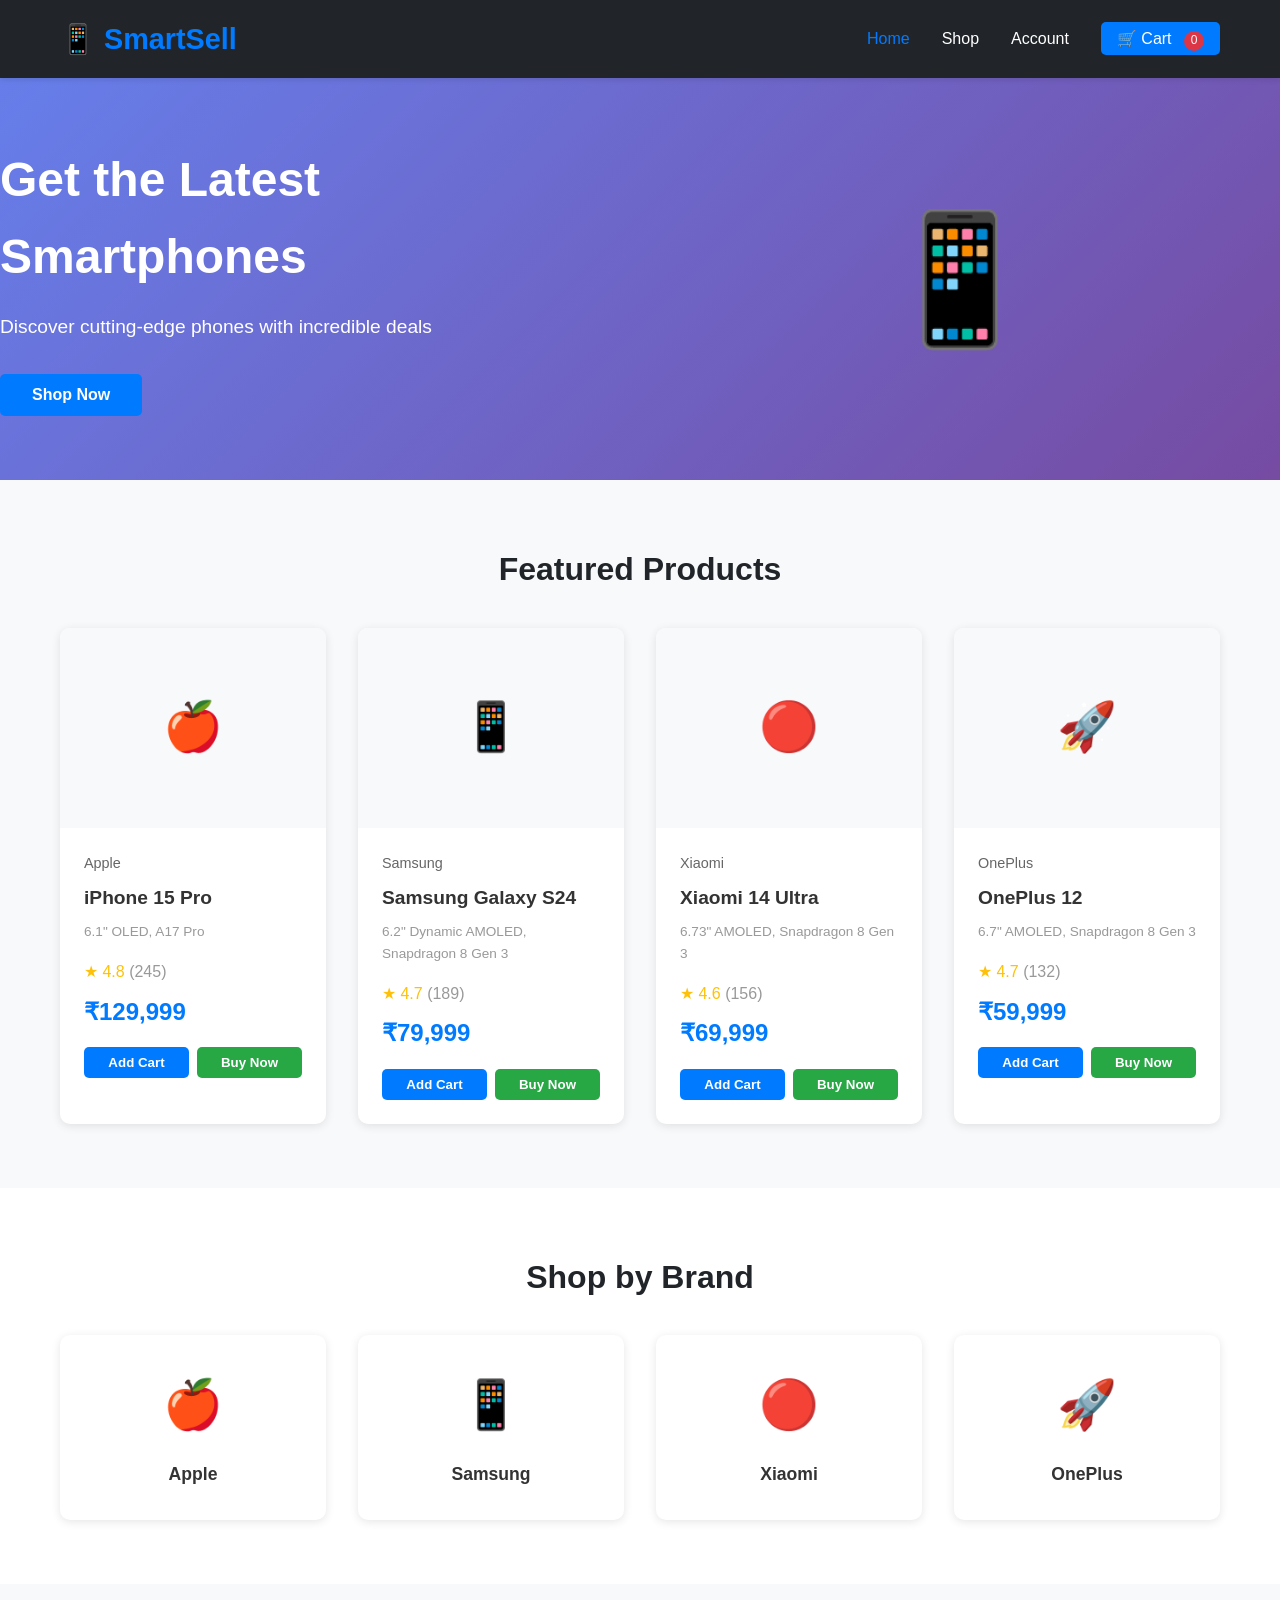
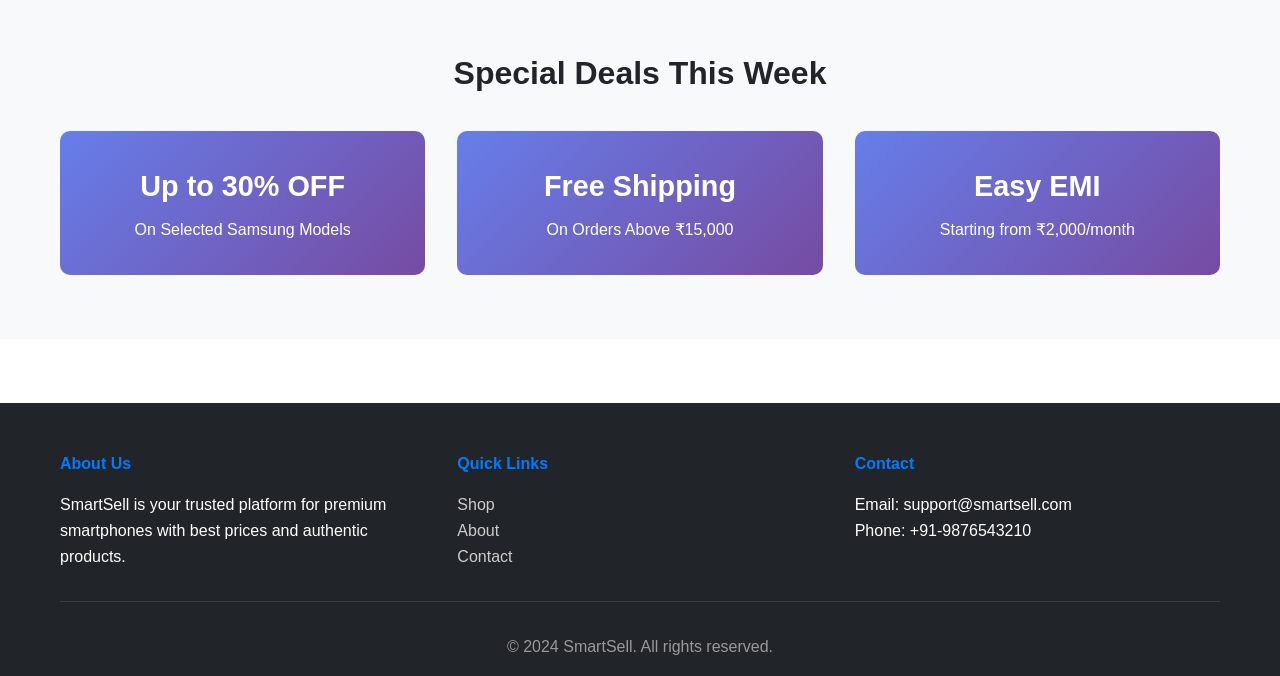
<file: index.html>
<!DOCTYPE html>
<html lang="en">
<head>
    <meta charset="UTF-8">
    <meta name="viewport" content="width=device-width, initial-scale=1.0">
    <title>SmartSell - Premium Smartphones</title>
    <link rel="stylesheet" href="css/styles.css">
</head>
<body>
    <!-- Navigation Bar -->
    <nav class="navbar">
        <div class="container">
            <div class="logo">
                <h1>📱 SmartSell</h1>
            </div>
            <ul class="nav-links">
                <li><a href="index.html" class="active">Home</a></li>
                <li><a href="shop.html">Shop</a></li>
                <li><a href="account.html">Account</a></li>
                <li><a href="cart.html" class="cart-link">🛒 Cart <span class="cart-count">0</span></a></li>
            </ul>
        </div>
    </nav>

    <!-- Hero Banner -->
    <section class="hero">
        <div class="hero-content">
            <h1>Get the Latest Smartphones</h1>
            <p>Discover cutting-edge phones with incredible deals</p>
            <button class="btn btn-primary" onclick="window.location.href='shop.html'">Shop Now</button>
        </div>
        <div class="hero-image">
            <div class="phone-mockup">📱</div>
        </div>
    </section>

    <!-- Featured Products -->
    <section class="featured-products">
        <div class="container">
            <h2>Featured Products</h2>
            <div class="products-grid" id="featuredProducts">
                <!-- Products loaded here by JavaScript -->
            </div>
        </div>
    </section>

    <!-- Categories Section -->
    <section class="categories">
        <div class="container">
            <h2>Shop by Brand</h2>
            <div class="categories-grid">
                <div class="category-card" onclick="filterByBrand('Apple')">
                    <div class="category-icon">🍎</div>
                    <h3>Apple</h3>
                </div>
                <div class="category-card" onclick="filterByBrand('Samsung')">
                    <div class="category-icon">📱</div>
                    <h3>Samsung</h3>
                </div>
                <div class="category-card" onclick="filterByBrand('Xiaomi')">
                    <div class="category-icon">🔴</div>
                    <h3>Xiaomi</h3>
                </div>
                <div class="category-card" onclick="filterByBrand('OnePlus')">
                    <div class="category-icon">🚀</div>
                    <h3>OnePlus</h3>
                </div>
            </div>
        </div>
    </section>

    <!-- Deals & Offers -->
    <section class="deals">
        <div class="container">
            <h2>Special Deals This Week</h2>
            <div class="deals-banner">
                <div class="deal-card">
                    <h3>Up to 30% OFF</h3>
                    <p>On Selected Samsung Models</p>
                </div>
                <div class="deal-card">
                    <h3>Free Shipping</h3>
                    <p>On Orders Above ₹15,000</p>
                </div>
                <div class="deal-card">
                    <h3>Easy EMI</h3>
                    <p>Starting from ₹2,000/month</p>
                </div>
            </div>
        </div>
    </section>

    <!-- Footer -->
    <footer class="footer">
        <div class="container">
            <div class="footer-content">
                <div class="footer-section">
                    <h4>About Us</h4>
                    <p>SmartSell is your trusted platform for premium smartphones with best prices and authentic products.</p>
                </div>
                <div class="footer-section">
                    <h4>Quick Links</h4>
                    <ul>
                        <li><a href="shop.html">Shop</a></li>
                        <li><a href="#">About</a></li>
                        <li><a href="#">Contact</a></li>
                    </ul>
                </div>
                <div class="footer-section">
                    <h4>Contact</h4>
                    <p>Email: support@smartsell.com</p>
                    <p>Phone: +91-9876543210</p>
                </div>
            </div>
            <div class="footer-bottom">
                <p>&copy; 2024 SmartSell. All rights reserved.</p>
            </div>
        </div>
    </footer>

    <script src="js/main.js"></script>
    <script src="js/products.js"></script>
</body>
</html>
</file>
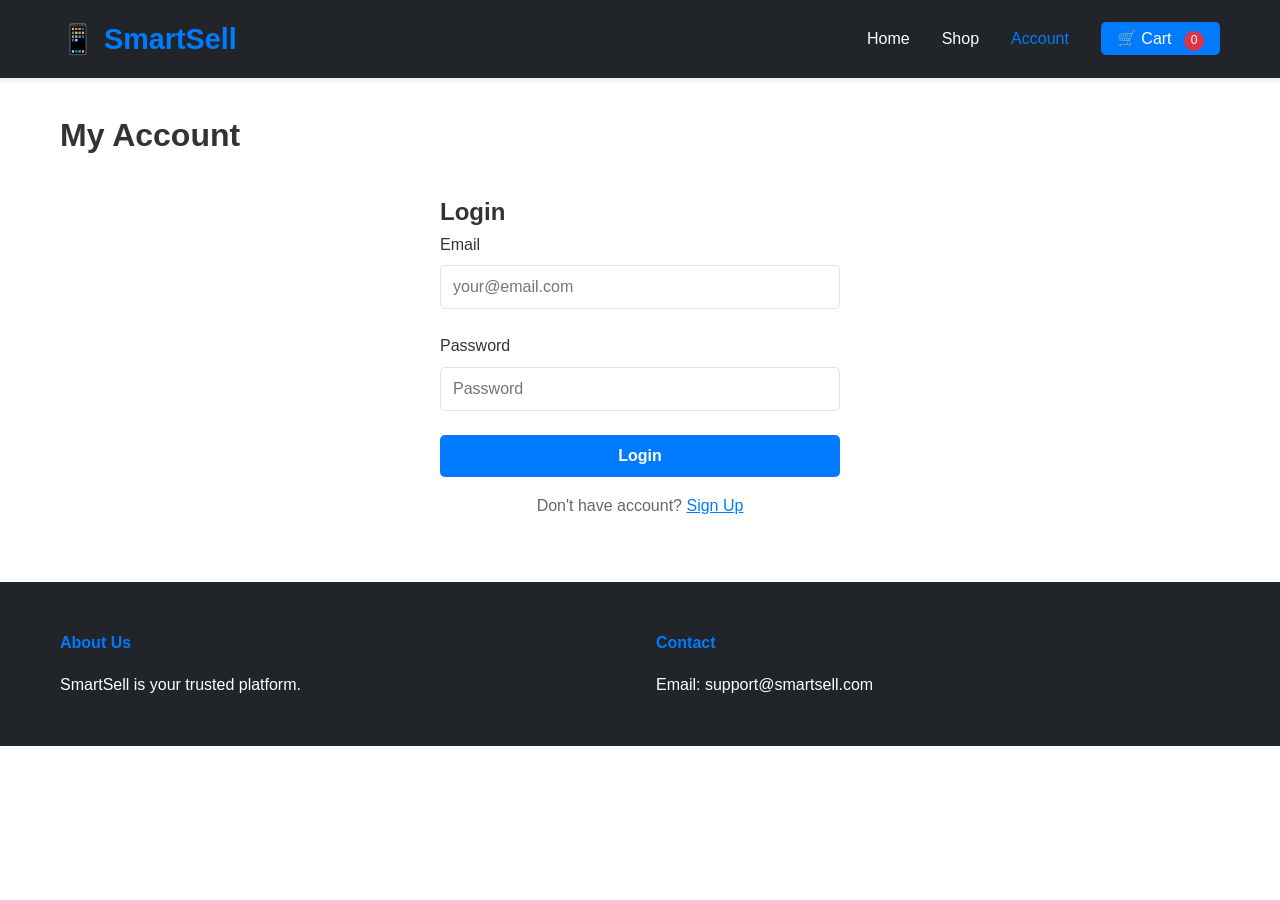
<file: account.html>
<!DOCTYPE html>
<html lang="en">
<head>
    <meta charset="UTF-8">
    <meta name="viewport" content="width=device-width, initial-scale=1.0">
    <title>My Account - SmartSell</title>
    <link rel="stylesheet" href="css/styles.css">
    <style>
        .account-container { display: grid; grid-template-columns: 1fr 2fr; gap: 2rem; padding: 2rem 0; }
        .sidebar-menu { background: var(--light-color); padding: 2rem; border-radius: 10px; height: fit-content; }
        .menu-item { padding: 1rem; margin-bottom: 0.5rem; background: white; border-left: 4px solid transparent; cursor: pointer; transition: all 0.3s; border-radius: 5px; }
        .menu-item:hover, .menu-item.active { background: var(--primary-color); color: white; border-left-color: var(--primary-color); }
        .content-section { background: white; padding: 2rem; border-radius: 10px; box-shadow: 0 2px 10px rgba(0,0,0,0.1); display: none; }
        .content-section.active { display: block; }
        .order-card { border: 1px solid var(--border-color); padding: 1.5rem; margin-bottom: 1rem; border-radius: 10px; }
        .order-header { display: flex; justify-content: space-between; align-items: center; margin-bottom: 1rem; }
        .order-id { font-weight: bold; font-size: 1.1rem; }
        .order-status { padding: 0.5rem 1rem; border-radius: 20px; font-size: 0.9rem; font-weight: bold; }
        .status-pending { background: #fff3cd; color: #856404; }
        .status-shipped { background: #cfe2ff; color: #084298; }
        .status-delivered { background: #d1e7dd; color: #0f5132; }
        .order-items { font-size: 0.95rem; color: #666; margin: 0.5rem 0; }
        .order-total { font-weight: bold; color: var(--primary-color); font-size: 1.1rem; }
        .auth-form { max-width: 400px; margin: 0 auto; }
        .form-group { margin-bottom: 1.5rem; }
        .form-group label { display: block; margin-bottom: 0.5rem; font-weight: 500; }
        .form-group input { width: 100%; padding: 0.75rem; border: 1px solid var(--border-color); border-radius: 5px; font-size: 1rem; }
        .btn-submit { width: 100%; padding: 0.75rem; background: var(--primary-color); color: white; border: none; border-radius: 5px; font-size: 1rem; font-weight: bold; cursor: pointer; }
        .btn-submit:hover { background: #0056b3; }
        .toggle-form { text-align: center; margin-top: 1rem; color: #666; }
        .toggle-form a { color: var(--primary-color); cursor: pointer; text-decoration: underline; }
        @media (max-width: 768px) { .account-container { grid-template-columns: 1fr; } .sidebar-menu { display: flex; gap: 1rem; overflow-x: auto; } }
    </style>
</head>
<body>
    <nav class="navbar">
        <div class="container">
            <div class="logo"><h1>📱 SmartSell</h1></div>
            <ul class="nav-links">
                <li><a href="index.html">Home</a></li>
                <li><a href="shop.html">Shop</a></li>
                <li><a href="account.html" class="active">Account</a></li>
                <li><a href="cart.html" class="cart-link">🛒 Cart <span class="cart-count">0</span></a></li>
            </ul>
        </div>
    </nav>

    <main class="container">
        <h1 style="margin: 2rem 0; font-size: 2rem;">My Account</h1>
        <div class="account-container" id="loggedInView" style="display: none;">
            <div class="sidebar-menu">
                <div class="menu-item active" onclick="showSection('profile')">👤 Profile</div>
                <div class="menu-item" onclick="showSection('orders')">📦 My Orders</div>
                <div class="menu-item" onclick="showSection('wishlist')">❤️ Wishlist</div>
                <div class="menu-item" onclick="logout()">🚪 Logout</div>
            </div>

            <div style="flex: 1;">
                <div class="content-section active" id="profile">
                    <h2>My Profile</h2>
                    <p><strong>Name:</strong> <span id="userName"></span></p>
                    <p><strong>Email:</strong> <span id="userEmail"></span></p>
                    <p><strong>Member Since:</strong> <span id="memberSince"></span></p>
                </div>

                <div class="content-section" id="orders">
                    <h2>My Orders</h2>
                    <div id="ordersList"></div>
                </div>

                <div class="content-section" id="wishlist">
                    <h2>My Wishlist</h2>
                    <div id="wishlistContainer"></div>
                </div>
            </div>
        </div>

        <div id="notLoggedInView">
            <div class="auth-form">
                <div id="loginForm">
                    <h2>Login</h2>
                    <div class="form-group">
                        <label>Email</label>
                        <input type="email" id="loginEmail" placeholder="your@email.com">
                    </div>
                    <div class="form-group">
                        <label>Password</label>
                        <input type="password" id="loginPassword" placeholder="Password">
                    </div>
                    <button class="btn-submit" onclick="login()">Login</button>
                    <div class="toggle-form">Don't have account? <a onclick="toggleForm()">Sign Up</a></div>
                </div>

                <div id="signupForm" style="display: none;">
                    <h2>Create Account</h2>
                    <div class="form-group">
                        <label>Full Name</label>
                        <input type="text" id="signupName" placeholder="Your Name">
                    </div>
                    <div class="form-group">
                        <label>Email</label>
                        <input type="email" id="signupEmail" placeholder="your@email.com">
                    </div>
                    <div class="form-group">
                        <label>Password</label>
                        <input type="password" id="signupPassword" placeholder="Password">
                    </div>
                    <button class="btn-submit" onclick="signup()">Create Account</button>
                    <div class="toggle-form">Already have account? <a onclick="toggleForm()">Login</a></div>
                </div>
            </div>
        </div>
    </main>

    <footer class="footer">
        <div class="container">
            <div class="footer-content">
                <div class="footer-section"><h4>About Us</h4><p>SmartSell is your trusted platform.</p></div>
                <div class="footer-section"><h4>Contact</h4><p>Email: support@smartsell.com</p></div>
            </div>
        </div>
    </footer>

    <script src="js/main.js"></script>
    <script src="js/products.js"></script>
    <script>
        function loadUser() {
            const user = JSON.parse(localStorage.getItem('currentUser'));
            if (user) {
                document.getElementById('loggedInView').style.display = 'grid';
                document.getElementById('notLoggedInView').style.display = 'none';
                document.getElementById('userName').textContent = user.name;
                document.getElementById('userEmail').textContent = user.email;
                document.getElementById('memberSince').textContent = new Date(user.createdAt).toLocaleDateString();
                loadOrders();
            } else {
                document.getElementById('loggedInView').style.display = 'none';
                document.getElementById('notLoggedInView').style.display = 'block';
            }
        }

        function toggleForm() {
            document.getElementById('loginForm').style.display = document.getElementById('loginForm').style.display === 'none' ? 'block' : 'none';
            document.getElementById('signupForm').style.display = document.getElementById('signupForm').style.display === 'none' ? 'block' : 'none';
        }

        function login() {
            const email = document.getElementById('loginEmail').value;
            const password = document.getElementById('loginPassword').value;
            if (!email || !password) { alert('Please fill all fields'); return; }

            const users = JSON.parse(localStorage.getItem('users')) || [];
            const user = users.find(u => u.email === email && u.password === password);
            if (user) {
                localStorage.setItem('currentUser', JSON.stringify(user));
                loadUser();
                alert('Login successful!');
            } else {
                alert('Invalid email or password');
            }
        }

        function signup() {
            const name = document.getElementById('signupName').value;
            const email = document.getElementById('signupEmail').value;
            const password = document.getElementById('signupPassword').value;
            if (!name || !email || !password) { alert('Please fill all fields'); return; }

            const users = JSON.parse(localStorage.getItem('users')) || [];
            if (users.find(u => u.email === email)) { alert('Email already exists'); return; }

            const newUser = { id: Date.now(), name, email, password, createdAt: new Date().toISOString() };
            users.push(newUser);
            localStorage.setItem('users', JSON.stringify(users));
            localStorage.setItem('currentUser', JSON.stringify(newUser));
            loadUser();
            alert('Account created successfully!');
        }

        function logout() {
            localStorage.removeItem('currentUser');
            loadUser();
        }

        function loadOrders() {
            const user = JSON.parse(localStorage.getItem('currentUser'));
            const orders = JSON.parse(localStorage.getItem('orders')) || [];
            const userOrders = orders.filter(o => o.customer.email === user.email);
            const container = document.getElementById('ordersList');

            if (userOrders.length === 0) {
                container.innerHTML = '<p>No orders yet. <a href="shop.html">Start shopping</a></p>';
                return;
            }

            container.innerHTML = userOrders.map(order => `
                <div class="order-card">
                    <div class="order-header">
                        <div class="order-id">Order ${order.id}</div>
                        <div class="order-status status-${order.status}">${order.status.toUpperCase()}</div>
                    </div>
                    <div class="order-items">${order.items.map(i => `${i.quantity}x ${i.name}`).join(', ')}</div>
                    <div class="order-total">Total: ${formatCurrency(order.total)}</div>
                </div>
            `).join('');
        }

        function showSection(section) {
            document.querySelectorAll('.content-section').forEach(s => s.classList.remove('active'));
            document.querySelectorAll('.menu-item').forEach(m => m.classList.remove('active'));
            document.getElementById(section).classList.add('active');
            event.target.classList.add('active');
        }

        window.addEventListener('load', () => { loadUser(); updateCartCount(); });
    </script>
</body>
</html>
</file>
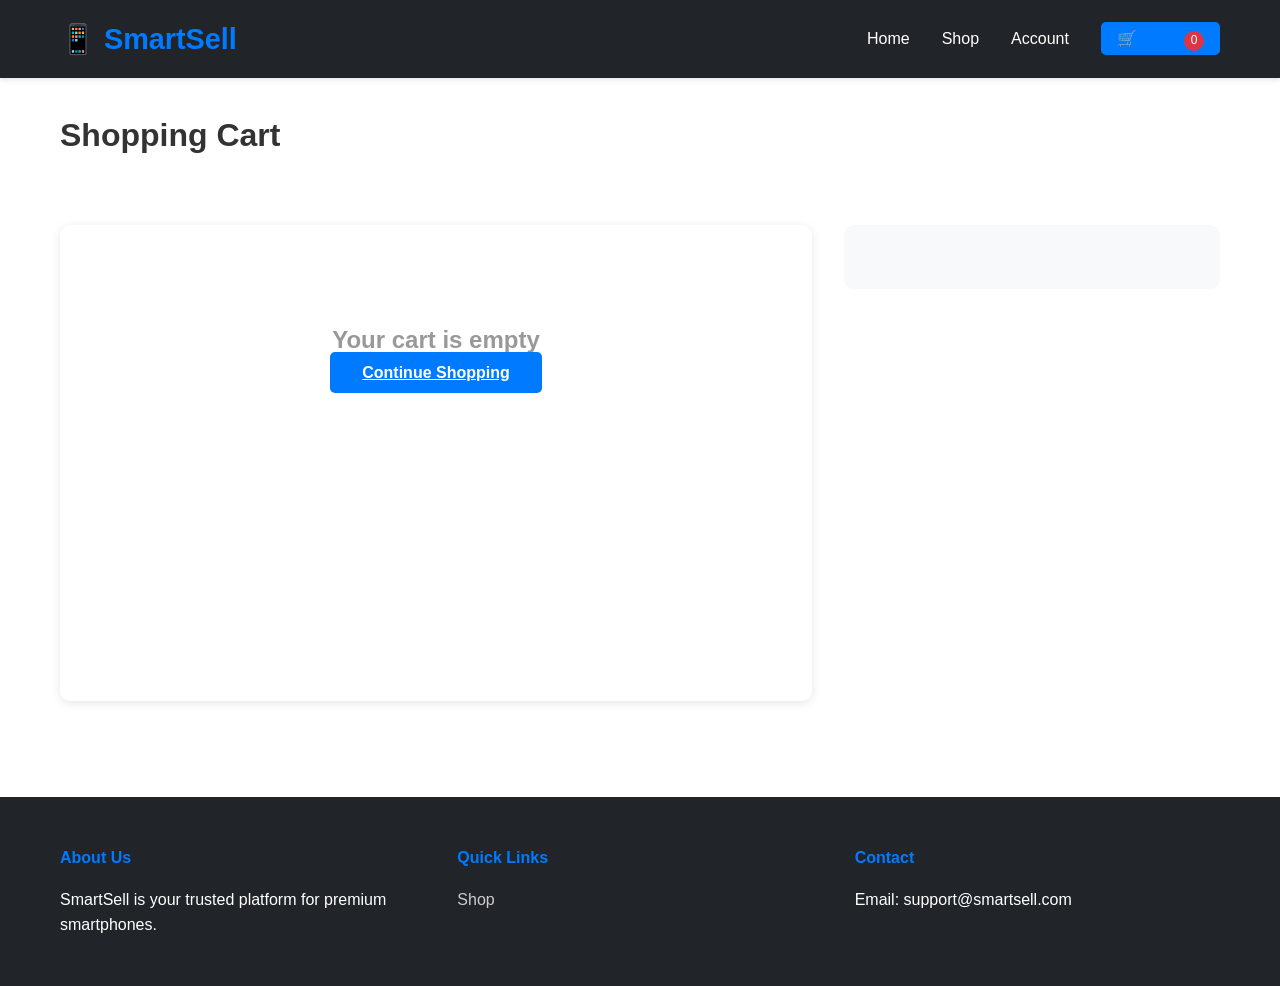
<file: cart.html>
<!DOCTYPE html>
<html lang="en">
<head>
    <meta charset="UTF-8">
    <meta name="viewport" content="width=device-width, initial-scale=1.0">
    <title>Shopping Cart - SmartSell</title>
    <link rel="stylesheet" href="css/styles.css">
    <style>
        .cart-container { display: grid; grid-template-columns: 2fr 1fr; gap: 2rem; padding: 2rem 0; min-height: 60vh; }
        .cart-items { background: white; padding: 2rem; border-radius: 10px; box-shadow: 0 2px 10px rgba(0,0,0,0.1); }
        .cart-item { display: flex; gap: 1.5rem; padding: 1.5rem; border-bottom: 1px solid var(--border-color); align-items: center; }
        .item-image { font-size: 2.5rem; min-width: 60px; }
        .item-details { flex: 1; }
        .item-name { font-weight: bold; font-size: 1.1rem; margin-bottom: 0.5rem; }
        .item-price { color: var(--primary-color); font-weight: bold; }
        .item-controls { display: flex; align-items: center; gap: 0.5rem; }
        .quantity-btn { width: 30px; height: 30px; border: 1px solid var(--border-color); background: white; cursor: pointer; border-radius: 3px; }
        .remove-btn { background: var(--danger-color); color: white; border: none; padding: 0.5rem 1rem; border-radius: 5px; cursor: pointer; margin-left: auto; }
        .cart-summary { background: var(--light-color); padding: 2rem; border-radius: 10px; height: fit-content; }
        .summary-row { display: flex; justify-content: space-between; margin-bottom: 1rem; font-size: 1.1rem; }
        .summary-row.total { font-size: 1.3rem; font-weight: bold; color: var(--primary-color); padding-top: 1rem; border-top: 2px solid var(--border-color); }
        .checkout-btn { width: 100%; padding: 1rem; background: var(--secondary-color); color: white; border: none; border-radius: 5px; font-size: 1.1rem; font-weight: bold; cursor: pointer; margin-top: 2rem; }
        .empty-cart { text-align: center; padding: 4rem 2rem; color: #999; }
        @media (max-width: 768px) { .cart-container { grid-template-columns: 1fr; } .remove-btn { margin-left: 0; margin-top: 1rem; width: 100%; } }
    </style>
</head>
<body>
    <nav class="navbar">
        <div class="container">
            <div class="logo"><h1>📱 SmartSell</h1></div>
            <ul class="nav-links">
                <li><a href="index.html">Home</a></li>
                <li><a href="shop.html">Shop</a></li>
                <li><a href="account.html">Account</a></li>
                <li><a href="cart.html" class="cart-link active">🛒 Cart <span class="cart-count">0</span></a></li>
            </ul>
        </div>
    </nav>

    <main class="container">
        <h1 style="margin: 2rem 0; font-size: 2rem;">Shopping Cart</h1>
        <div class="cart-container">
            <div class="cart-items" id="cartItemsContainer"></div>
            <div class="cart-summary" id="cartSummaryContainer"></div>
        </div>
    </main>

    <footer class="footer">
        <div class="container">
            <div class="footer-content">
                <div class="footer-section"><h4>About Us</h4><p>SmartSell is your trusted platform for premium smartphones.</p></div>
                <div class="footer-section"><h4>Quick Links</h4><ul><li><a href="shop.html">Shop</a></li></ul></div>
                <div class="footer-section"><h4>Contact</h4><p>Email: support@smartsell.com</p></div>
            </div>
        </div>
    </footer>

    <script src="js/main.js"></script>
    <script src="js/products.js"></script>
    <script>
        function loadCart() {
            const cart = JSON.parse(localStorage.getItem('cart')) || [];
            const container = document.getElementById('cartItemsContainer');
            const summaryContainer = document.getElementById('cartSummaryContainer');

            if (cart.length === 0) {
                container.innerHTML = '<div class="empty-cart"><h2>Your cart is empty</h2><a href="shop.html" class="btn btn-primary">Continue Shopping</a></div>';
                summaryContainer.innerHTML = '';
                return;
            }

            let html = '', subtotal = 0;
            cart.forEach(item => {
                const itemTotal = item.price * item.quantity;
                subtotal += itemTotal;
                html += `<div class="cart-item"><div class="item-image">${item.image}</div><div class="item-details"><div class="item-name">${item.name}</div><div class="item-price">${formatCurrency(item.price)} each</div></div><div class="item-controls"><button class="quantity-btn" onclick="updateQuantity(${item.id}, -1)">−</button><div class="quantity-display">${item.quantity}</div><button class="quantity-btn" onclick="updateQuantity(${item.id}, 1)">+</button><button class="remove-btn" onclick="removeFromCart(${item.id})">Remove</button></div></div>`;
            });

            const shipping = subtotal > 15000 ? 0 : 500;
            const tax = Math.round(subtotal * 0.18);
            const total = subtotal + shipping + tax;

            container.innerHTML = html;
            summaryContainer.innerHTML = `<h3>Order Summary</h3><div class="summary-row"><span>Subtotal:</span><span>${formatCurrency(subtotal)}</span></div><div class="summary-row"><span>Shipping:</span><span>${shipping === 0 ? 'FREE' : formatCurrency(shipping)}</span></div><div class="summary-row"><span>Tax (18%):</span><span>${formatCurrency(tax)}</span></div><div class="summary-row total"><span>Total:</span><span>${formatCurrency(total)}</span></div><button class="checkout-btn" onclick="window.location.href='checkout.html'">Proceed to Checkout</button>`;
        }

        function updateQuantity(productId, change) {
            const cart = JSON.parse(localStorage.getItem('cart')) || [];
            const item = cart.find(p => p.id === productId);
            if (item) {
                item.quantity += change;
                if (item.quantity <= 0) {
                    removeFromCart(productId);
                } else {
                    localStorage.setItem('cart', JSON.stringify(cart));
                    loadCart();
                    updateCartCount();
                }
            }
        }

        function removeFromCart(productId) {
            let cart = JSON.parse(localStorage.getItem('cart')) || [];
            cart = cart.filter(item => item.id !== productId);
            localStorage.setItem('cart', JSON.stringify(cart));
            loadCart();
            updateCartCount();
        }

        window.addEventListener('load', () => { loadCart(); updateCartCount(); });
    </script>
</body>
</html>
</file>
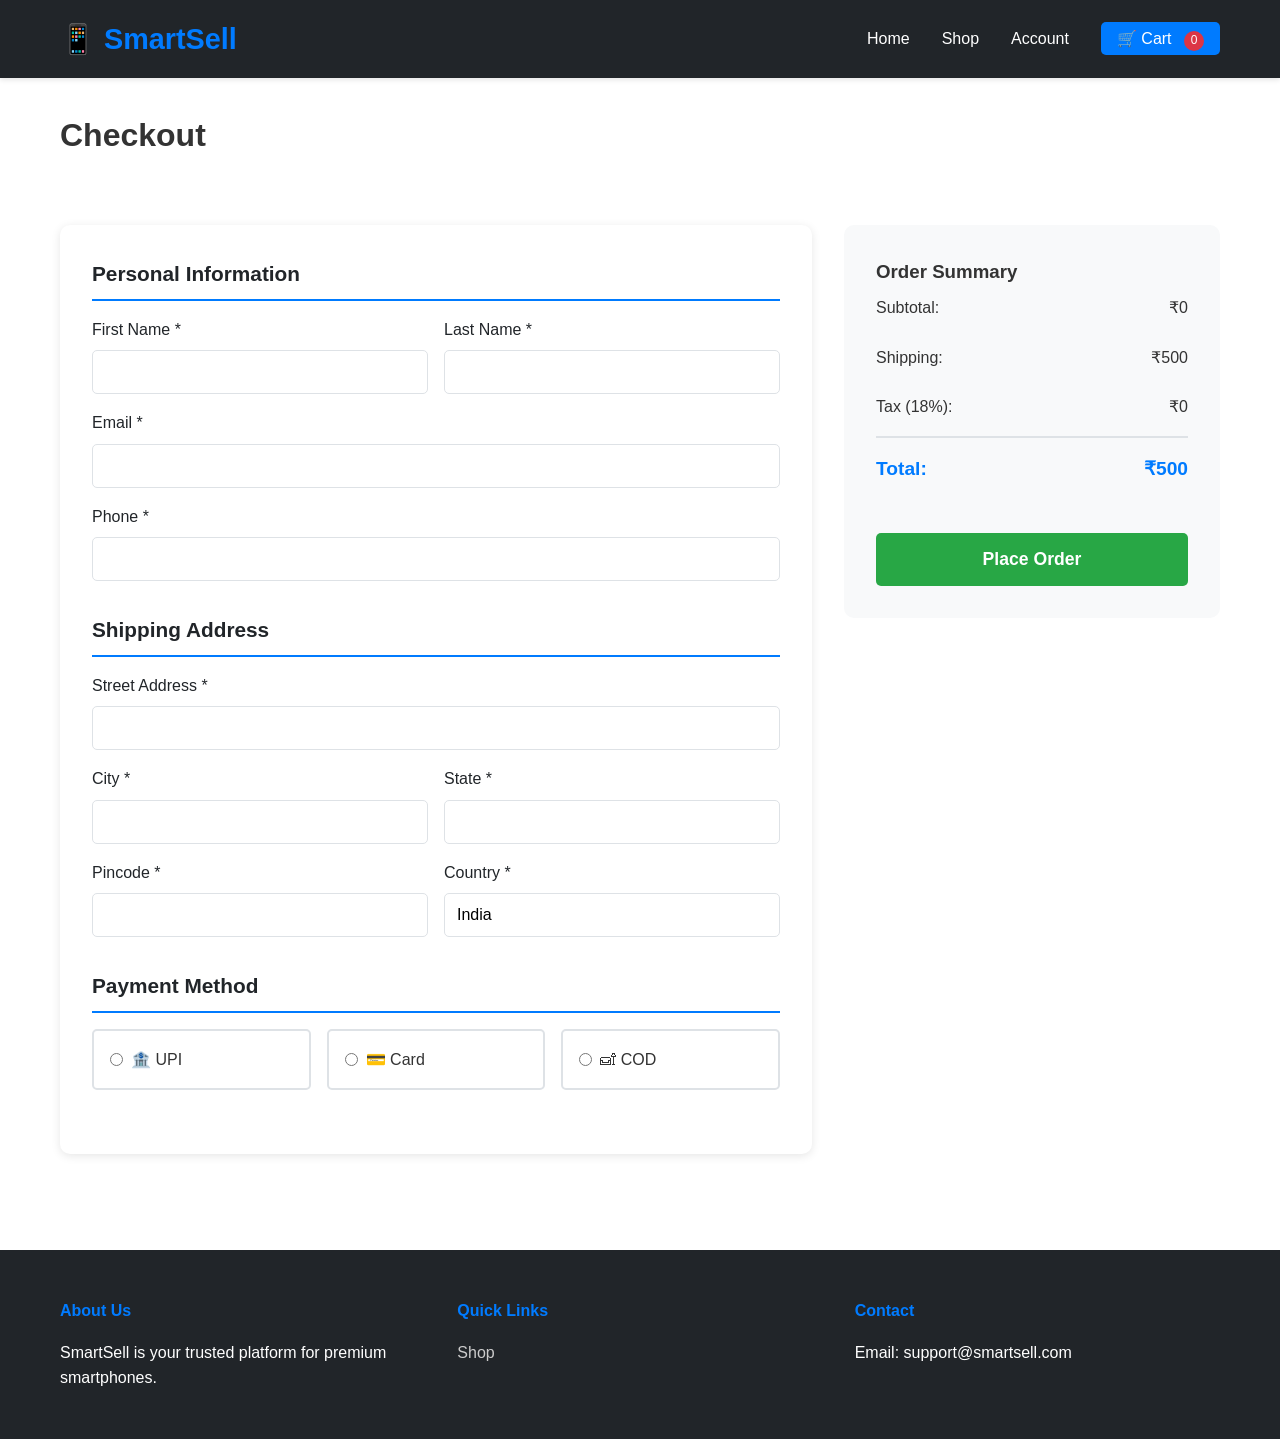
<file: checkout.html>
<!DOCTYPE html>
<html lang="en">
<head>
    <meta charset="UTF-8">
    <meta name="viewport" content="width=device-width, initial-scale=1.0">
    <title>Checkout - SmartSell</title>
    <link rel="stylesheet" href="css/styles.css">
    <style>
        .checkout-container { display: grid; grid-template-columns: 2fr 1fr; gap: 2rem; padding: 2rem 0; }
        .checkout-form { background: white; padding: 2rem; border-radius: 10px; box-shadow: 0 2px 10px rgba(0,0,0,0.1); }
        .form-section { margin-bottom: 2rem; }
        .form-section h3 { font-size: 1.3rem; margin-bottom: 1rem; color: var(--dark-color); border-bottom: 2px solid var(--primary-color); padding-bottom: 0.5rem; }
        .form-row { display: grid; grid-template-columns: 1fr 1fr; gap: 1rem; margin-bottom: 1rem; }
        .form-row.full { grid-template-columns: 1fr; }
        .form-group { display: flex; flex-direction: column; }
        .form-group label { margin-bottom: 0.5rem; font-weight: 500; color: var(--dark-color); }
        .form-group input, .form-group select, .form-group textarea { padding: 0.75rem; border: 1px solid var(--border-color); border-radius: 5px; font-size: 1rem; font-family: inherit; }
        .payment-options { display: grid; grid-template-columns: repeat(3, 1fr); gap: 1rem; margin-top: 1rem; }
        .payment-option { display: flex; align-items: center; padding: 1rem; border: 2px solid var(--border-color); border-radius: 5px; cursor: pointer; transition: all 0.3s; }
        .payment-option input { margin-right: 0.5rem; cursor: pointer; }
        .payment-option:hover, .payment-option input:checked ~ * { border-color: var(--primary-color); background: #f0f8ff; }
        .order-summary { background: var(--light-color); padding: 2rem; border-radius: 10px; height: fit-content; }
        .order-item { display: flex; justify-content: space-between; padding: 0.75rem 0; border-bottom: 1px solid var(--border-color); font-size: 0.95rem; }
        .summary-line { display: flex; justify-content: space-between; padding: 0.5rem 0; margin-bottom: 0.5rem; }
        .place-order-btn { width: 100%; padding: 1rem; background: var(--secondary-color); color: white; border: none; border-radius: 5px; font-size: 1.1rem; font-weight: bold; cursor: pointer; margin-top: 2rem; }
        .place-order-btn:hover { background: #218838; }
        @media (max-width: 768px) { .checkout-container { grid-template-columns: 1fr; } .payment-options { grid-template-columns: 1fr; } .form-row { grid-template-columns: 1fr; } }
    </style>
</head>
<body>
    <nav class="navbar">
        <div class="container">
            <div class="logo"><h1>📱 SmartSell</h1></div>
            <ul class="nav-links">
                <li><a href="index.html">Home</a></li>
                <li><a href="shop.html">Shop</a></li>
                <li><a href="account.html">Account</a></li>
                <li><a href="cart.html" class="cart-link">🛒 Cart <span class="cart-count">0</span></a></li>
            </ul>
        </div>
    </nav>

    <main class="container">
        <h1 style="margin: 2rem 0; font-size: 2rem;">Checkout</h1>
        <div class="checkout-container">
            <form class="checkout-form" id="checkoutForm" onsubmit="submitOrder(event)">
                <div class="form-section">
                    <h3>Personal Information</h3>
                    <div class="form-row">
                        <div class="form-group"><label>First Name *</label><input type="text" id="firstName" required></div>
                        <div class="form-group"><label>Last Name *</label><input type="text" id="lastName" required></div>
                    </div>
                    <div class="form-row full">
                        <div class="form-group"><label>Email *</label><input type="email" id="email" required></div>
                    </div>
                    <div class="form-row full">
                        <div class="form-group"><label>Phone *</label><input type="tel" id="phone" required></div>
                    </div>
                </div>

                <div class="form-section">
                    <h3>Shipping Address</h3>
                    <div class="form-row full">
                        <div class="form-group"><label>Street Address *</label><input type="text" id="address" required></div>
                    </div>
                    <div class="form-row">
                        <div class="form-group"><label>City *</label><input type="text" id="city" required></div>
                        <div class="form-group"><label>State *</label><input type="text" id="state" required></div>
                    </div>
                    <div class="form-row">
                        <div class="form-group"><label>Pincode *</label><input type="text" id="pincode" required></div>
                        <div class="form-group"><label>Country *</label><input type="text" id="country" value="India" required></div>
                    </div>
                </div>

                <div class="form-section">
                    <h3>Payment Method</h3>
                    <div class="payment-options">
                        <label class="payment-option"><input type="radio" name="payment" value="upi" required><span>🏦 UPI</span></label>
                        <label class="payment-option"><input type="radio" name="payment" value="card"><span>💳 Card</span></label>
                        <label class="payment-option"><input type="radio" name="payment" value="cod"><span>🛋 COD</span></label>
                    </div>
                </div>
            </form>

            <div class="order-summary">
                <h3>Order Summary</h3>
                <div id="orderItems"></div>
                <div class="summary-line"><span>Subtotal:</span><span id="subtotal">₹0</span></div>
                <div class="summary-line"><span>Shipping:</span><span id="shipping">₹500</span></div>
                <div class="summary-line"><span>Tax (18%):</span><span id="tax">₹0</span></div>
                <div class="summary-line" style="font-weight: bold; color: var(--primary-color); font-size: 1.2rem; border-top: 2px solid var(--border-color); padding-top: 1rem;">
                    <span>Total:</span><span id="totalAmount">₹0</span>
                </div>
                <button class="place-order-btn" onclick="placeOrder()">Place Order</button>
            </div>
        </div>
    </main>

    <footer class="footer">
        <div class="container">
            <div class="footer-content">
                <div class="footer-section"><h4>About Us</h4><p>SmartSell is your trusted platform for premium smartphones.</p></div>
                <div class="footer-section"><h4>Quick Links</h4><ul><li><a href="shop.html">Shop</a></li></ul></div>
                <div class="footer-section"><h4>Contact</h4><p>Email: support@smartsell.com</p></div>
            </div>
        </div>
    </footer>

    <script src="js/main.js"></script>
    <script src="js/products.js"></script>
    <script>
        function loadOrderSummary() {
            const cart = JSON.parse(localStorage.getItem('cart')) || [];
            const itemsContainer = document.getElementById('orderItems');
            let subtotal = 0, html = '';

            cart.forEach(item => {
                const itemTotal = item.price * item.quantity;
                subtotal += itemTotal;
                html += `<div class="order-item"><span>${item.quantity}x ${item.name}</span><span>${formatCurrency(itemTotal)}</span></div>`;
            });

            const shipping = subtotal > 15000 ? 0 : 500;
            const tax = Math.round(subtotal * 0.18);
            const total = subtotal + shipping + tax;

            itemsContainer.innerHTML = html;
            document.getElementById('subtotal').textContent = formatCurrency(subtotal);
            document.getElementById('shipping').textContent = shipping === 0 ? 'FREE' : formatCurrency(shipping);
            document.getElementById('tax').textContent = formatCurrency(tax);
            document.getElementById('totalAmount').textContent = formatCurrency(total);
            window.orderTotal = total;
        }

        function submitOrder(e) { e.preventDefault(); return false; }

        function placeOrder() {
            const form = document.getElementById('checkoutForm');
            if (!form.checkValidity()) { alert('Please fill all fields'); form.reportValidity(); return; }

            const order = {
                id: 'ORD-' + Date.now(),
                customer: { name: document.getElementById('firstName').value + ' ' + document.getElementById('lastName').value, email: document.getElementById('email').value, phone: document.getElementById('phone').value },
                address: { address: document.getElementById('address').value, city: document.getElementById('city').value, state: document.getElementById('state').value, pincode: document.getElementById('pincode').value },
                items: JSON.parse(localStorage.getItem('cart')) || [],
                paymentMethod: document.querySelector('input[name="payment"]:checked').value,
                total: window.orderTotal,
                status: 'pending',
                createdAt: new Date().toISOString()
            };

            let orders = JSON.parse(localStorage.getItem('orders')) || [];
            orders.push(order);
            localStorage.setItem('orders', JSON.stringify(orders));
            localStorage.removeItem('cart');

            alert(`Order placed!\nOrder ID: ${order.id}\nThank you for shopping!`);
            window.location.href = 'account.html';
        }

        window.addEventListener('load', () => { loadOrderSummary(); updateCartCount(); });
    </script>
</body>
</html>
</file>
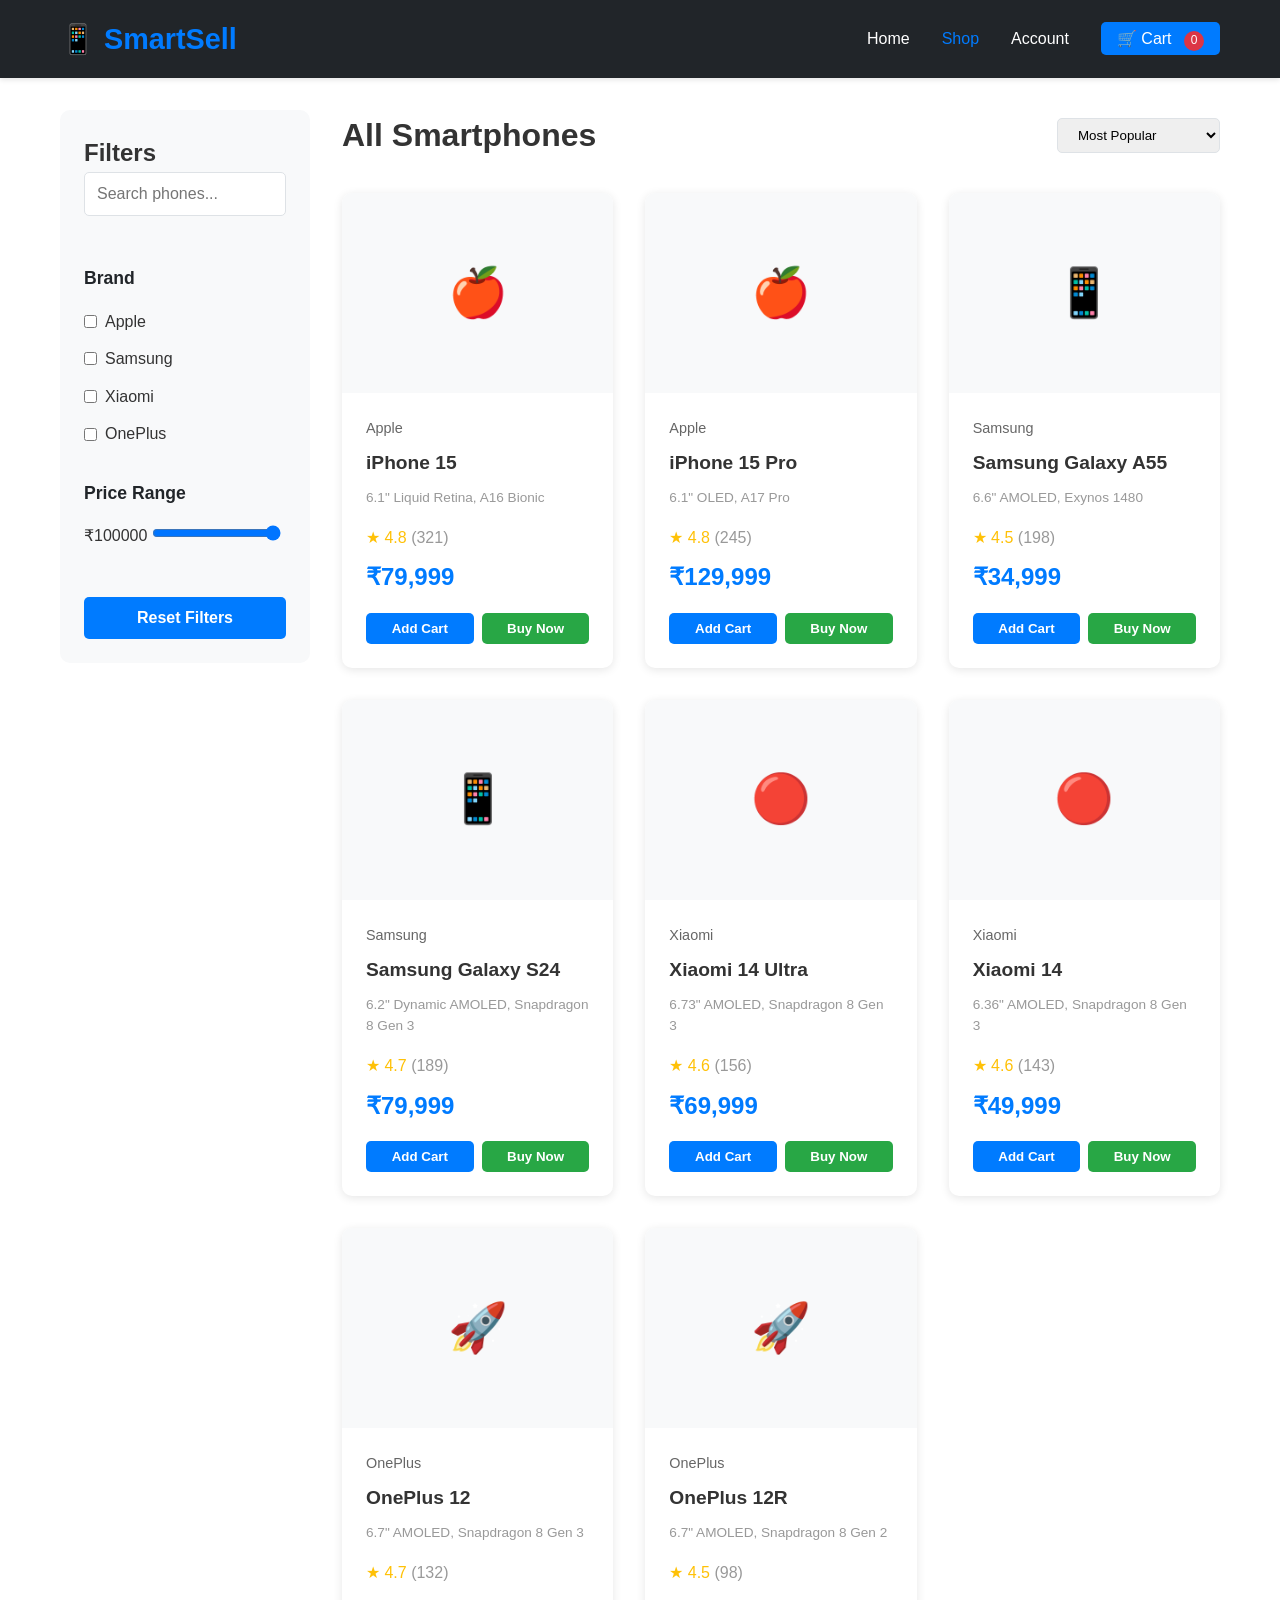
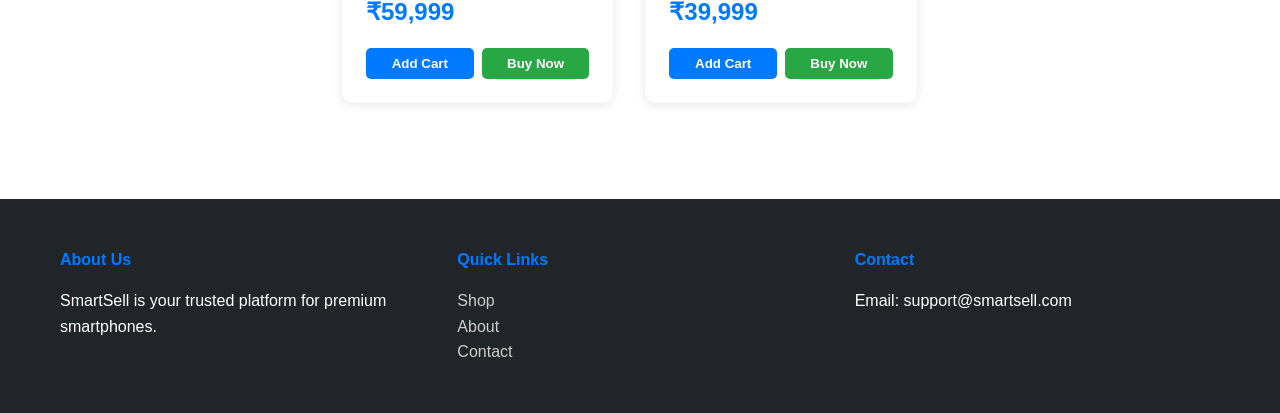
<file: shop.html>
<!DOCTYPE html>
<html lang="en">
<head>
    <meta charset="UTF-8">
    <meta name="viewport" content="width=device-width, initial-scale=1.0">
    <title>Shop - SmartSell</title>
    <link rel="stylesheet" href="css/styles.css">
    <style>
        .shop-container {
            display: flex;
            gap: 2rem;
            padding: 2rem 0;
        }

        .sidebar {
            flex: 0 0 250px;
            background: var(--light-color);
            padding: 1.5rem;
            border-radius: 10px;
            height: fit-content;
        }

        .filter-group {
            margin-bottom: 2rem;
        }

        .filter-group h3 {
            font-size: 1.1rem;
            margin-bottom: 1rem;
            color: var(--dark-color);
        }

        .filter-option {
            display: flex;
            align-items: center;
            margin-bottom: 0.75rem;
        }

        .filter-option input {
            margin-right: 0.5rem;
            cursor: pointer;
        }

        .filter-option label {
            cursor: pointer;
        }

        .search-box {
            width: 100%;
            padding: 0.75rem;
            border: 1px solid var(--border-color);
            border-radius: 5px;
            margin-bottom: 1rem;
            font-size: 1rem;
        }

        .main-content {
            flex: 1;
        }

        .shop-header {
            display: flex;
            justify-content: space-between;
            align-items: center;
            margin-bottom: 2rem;
        }

        .sort-dropdown {
            padding: 0.5rem 1rem;
            border: 1px solid var(--border-color);
            border-radius: 5px;
            cursor: pointer;
        }

        .products-container {
            display: grid;
            grid-template-columns: repeat(auto-fill, minmax(250px, 1fr));
            gap: 2rem;
        }

        .no-results {
            text-align: center;
            padding: 2rem;
            color: #999;
        }

        @media (max-width: 768px) {
            .shop-container {
                flex-direction: column;
            }

            .sidebar {
                flex: 1;
            }

            .products-container {
                grid-template-columns: repeat(auto-fill, minmax(200px, 1fr));
                gap: 1rem;
            }
        }
    </style>
</head>
<body>
    <!-- Navigation Bar -->
    <nav class="navbar">
        <div class="container">
            <div class="logo">
                <h1>📱 SmartSell</h1>
            </div>
            <ul class="nav-links">
                <li><a href="index.html">Home</a></li>
                <li><a href="shop.html" class="active">Shop</a></li>
                <li><a href="account.html">Account</a></li>
                <li><a href="cart.html" class="cart-link">🛒 Cart <span class="cart-count">0</span></a></li>
            </ul>
        </div>
    </nav>

    <!-- Main Content -->
    <main class="container">
        <div class="shop-container">
            <!-- Sidebar Filters -->
            <aside class="sidebar">
                <h2>Filters</h2>
                
                <div class="filter-group">
                    <input type="text" class="search-box" id="searchInput" placeholder="Search phones...">
                </div>

                <div class="filter-group">
                    <h3>Brand</h3>
                    <div class="filter-option">
                        <input type="checkbox" id="brand-apple" value="Apple" onchange="applyFilters()">
                        <label for="brand-apple">Apple</label>
                    </div>
                    <div class="filter-option">
                        <input type="checkbox" id="brand-samsung" value="Samsung" onchange="applyFilters()">
                        <label for="brand-samsung">Samsung</label>
                    </div>
                    <div class="filter-option">
                        <input type="checkbox" id="brand-xiaomi" value="Xiaomi" onchange="applyFilters()">
                        <label for="brand-xiaomi">Xiaomi</label>
                    </div>
                    <div class="filter-option">
                        <input type="checkbox" id="brand-oneplus" value="OnePlus" onchange="applyFilters()">
                        <label for="brand-oneplus">OnePlus</label>
                    </div>
                </div>

                <div class="filter-group">
                    <h3>Price Range</h3>
                    <label for="priceRange">₹<span id="priceValue">100000</span></label>
                    <input type="range" id="priceRange" min="0" max="200000" step="10000" value="200000" onchange="applyFilters()">
                </div>

                <button class="btn btn-primary" style="width: 100%; margin-top: 1rem;" onclick="resetFilters()">Reset Filters</button>
            </aside>

            <!-- Main Shop Area -->
            <div class="main-content">
                <div class="shop-header">
                    <h1>All Smartphones</h1>
                    <select class="sort-dropdown" id="sortDropdown" onchange="applyFilters()">
                        <option value="popular">Most Popular</option>
                        <option value="price-low">Price: Low to High</option>
                        <option value="price-high">Price: High to Low</option>
                        <option value="rating">Highest Rated</option>
                        <option value="newest">Newest</option>
                    </select>
                </div>

                <div class="products-container" id="productsContainer">
                    <!-- Products loaded here -->
                </div>

                <div class="no-results" id="noResults" style="display: none;">
                    No products found. Try adjusting your filters.
                </div>
            </div>
        </div>
    </main>

    <!-- Footer -->
    <footer class="footer">
        <div class="container">
            <div class="footer-content">
                <div class="footer-section">
                    <h4>About Us</h4>
                    <p>SmartSell is your trusted platform for premium smartphones.</p>
                </div>
                <div class="footer-section">
                    <h4>Quick Links</h4>
                    <ul>
                        <li><a href="shop.html">Shop</a></li>
                        <li><a href="#">About</a></li>
                        <li><a href="#">Contact</a></li>
                    </ul>
                </div>
                <div class="footer-section">
                    <h4>Contact</h4>
                    <p>Email: support@smartsell.com</p>
                </div>
            </div>
        </div>
    </footer>

    <script src="js/main.js"></script>
    <script src="js/products.js"></script>
    <script>
        // Shop page specific functionality
        function applyFilters() {
            const searchTerm = document.getElementById('searchInput').value.toLowerCase();
            const selectedBrands = Array.from(document.querySelectorAll('.filter-group input[type="checkbox"]:checked'))
                .map(cb => cb.value);
            const maxPrice = parseInt(document.getElementById('priceRange').value);
            const sortBy = document.getElementById('sortDropdown').value;

            let filtered = productsDatabase.filter(product => {
                const matchesSearch = product.name.toLowerCase().includes(searchTerm) || 
                                    product.brand.toLowerCase().includes(searchTerm);
                const matchesBrand = selectedBrands.length === 0 || selectedBrands.includes(product.brand);
                const matchesPrice = product.price <= maxPrice;
                return matchesSearch && matchesBrand && matchesPrice;
            });

            // Sort products
            filtered.sort((a, b) => {
                switch(sortBy) {
                    case 'price-low':
                        return a.price - b.price;
                    case 'price-high':
                        return b.price - a.price;
                    case 'rating':
                        return b.rating - a.rating;
                    case 'popular':
                    default:
                        return b.reviews - a.reviews;
                }
            });

            const container = document.getElementById('productsContainer');
            const noResults = document.getElementById('noResults');

            if (filtered.length === 0) {
                container.innerHTML = '';
                noResults.style.display = 'block';
            } else {
                container.innerHTML = filtered.map(product => createProductCard(product)).join('');
                noResults.style.display = 'none';
            }
        }

        function resetFilters() {
            document.querySelectorAll('.filter-group input[type="checkbox"]').forEach(cb => cb.checked = false);
            document.getElementById('searchInput').value = '';
            document.getElementById('priceRange').value = 200000;
            document.getElementById('priceValue').textContent = '200000';
            document.getElementById('sortDropdown').value = 'popular';
            applyFilters();
        }

        document.getElementById('priceRange').addEventListener('input', (e) => {
            document.getElementById('priceValue').textContent = e.target.value;
        });

        document.getElementById('searchInput').addEventListener('input', applyFilters);

        // Check for brand filter from homepage
        window.addEventListener('load', () => {
            const filterBrand = localStorage.getItem('filterBrand');
            if (filterBrand) {
                const brandCheckbox = document.getElementById(`brand-${filterBrand.toLowerCase()}`);
                if (brandCheckbox) {
                    brandCheckbox.checked = true;
                }
                localStorage.removeItem('filterBrand');
                applyFilters();
            } else {
                applyFilters();
            }
            updateCartCount();
        });
    </script>
</body>
</html>
</file>
<file: css/styles.css>
* {
    margin: 0;
    padding: 0;
    box-sizing: border-box;
}

:root {
    --primary-color: #007bff;
    --secondary-color: #28a745;
    --danger-color: #dc3545;
    --dark-color: #212529;
    --light-color: #f8f9fa;
    --border-color: #dee2e6;
}

body {
    font-family: 'Segoe UI', Tahoma, Geneva, Verdana, sans-serif;
    line-height: 1.6;
    color: #333;
}

.container {
    max-width: 1200px;
    margin: 0 auto;
    padding: 0 20px;
}

/* Navigation */
.navbar {
    background: var(--dark-color);
    color: white;
    padding: 1rem 0;
    position: sticky;
    top: 0;
    z-index: 100;
    box-shadow: 0 2px 5px rgba(0,0,0,0.1);
}

.navbar .container {
    display: flex;
    justify-content: space-between;
    align-items: center;
}

.logo h1 {
    font-size: 1.8rem;
    color: var(--primary-color);
}

.nav-links {
    display: flex;
    list-style: none;
    gap: 2rem;
    align-items: center;
}

.nav-links a {
    color: white;
    text-decoration: none;
    font-weight: 500;
    transition: color 0.3s;
}

.nav-links a:hover,
.nav-links a.active {
    color: var(--primary-color);
}

.cart-link {
    background: var(--primary-color);
    padding: 0.5rem 1rem;
    border-radius: 5px;
    position: relative;
}

.cart-count {
    background: var(--danger-color);
    color: white;
    border-radius: 50%;
    width: 20px;
    height: 20px;
    display: inline-flex;
    align-items: center;
    justify-content: center;
    font-size: 0.75rem;
    margin-left: 0.5rem;
}

/* Hero Section */
.hero {
    background: linear-gradient(135deg, #667eea 0%, #764ba2 100%);
    color: white;
    padding: 4rem 0;
    display: flex;
    align-items: center;
    justify-content: space-between;
}

.hero .container {
    display: flex;
    align-items: center;
    justify-content: space-between;
    gap: 2rem;
}

.hero-content {
    flex: 1;
}

.hero h1 {
    font-size: 3rem;
    margin-bottom: 1rem;
}

.hero p {
    font-size: 1.2rem;
    margin-bottom: 2rem;
}

.hero-image {
    flex: 1;
    text-align: center;
}

.phone-mockup {
    font-size: 8rem;
    animation: float 3s ease-in-out infinite;
}

@keyframes float {
    0%, 100% { transform: translateY(0px); }
    50% { transform: translateY(-20px); }
}

/* Buttons */
.btn {
    padding: 0.75rem 2rem;
    border: none;
    border-radius: 5px;
    cursor: pointer;
    font-size: 1rem;
    font-weight: bold;
    transition: all 0.3s;
}

.btn-primary {
    background: var(--primary-color);
    color: white;
}

.btn-primary:hover {
    background: #0056b3;
    transform: translateY(-2px);
}

.btn-secondary {
    background: var(--secondary-color);
    color: white;
}

.btn-danger {
    background: var(--danger-color);
    color: white;
}

/* Featured Products Section */
.featured-products {
    padding: 4rem 0;
    background: var(--light-color);
}

.featured-products h2,
.categories h2,
.deals h2 {
    font-size: 2rem;
    margin-bottom: 2rem;
    text-align: center;
    color: var(--dark-color);
}

.products-grid {
    display: grid;
    grid-template-columns: repeat(auto-fill, minmax(250px, 1fr));
    gap: 2rem;
}

.product-card {
    background: white;
    border-radius: 10px;
    overflow: hidden;
    box-shadow: 0 2px 10px rgba(0,0,0,0.1);
    transition: all 0.3s;
}

.product-card:hover {
    transform: translateY(-10px);
    box-shadow: 0 5px 20px rgba(0,0,0,0.15);
}

.product-image {
    width: 100%;
    height: 200px;
    background: var(--light-color);
    display: flex;
    align-items: center;
    justify-content: center;
    font-size: 3rem;
}

.product-info {
    padding: 1.5rem;
}

.product-name {
    font-size: 1.2rem;
    font-weight: bold;
    margin-bottom: 0.5rem;
}

.product-brand {
    color: #666;
    font-size: 0.9rem;
    margin-bottom: 0.5rem;
}

.product-specs {
    font-size: 0.85rem;
    color: #999;
    margin-bottom: 1rem;
}

.product-rating {
    color: #ffc107;
    margin-bottom: 0.5rem;
}

.product-price {
    font-size: 1.5rem;
    font-weight: bold;
    color: var(--primary-color);
    margin-bottom: 1rem;
}

.product-actions {
    display: flex;
    gap: 0.5rem;
}

.product-actions button {
    flex: 1;
    padding: 0.5rem;
    border: none;
    border-radius: 5px;
    cursor: pointer;
    font-weight: bold;
    transition: all 0.3s;
}

.btn-add-cart {
    background: var(--primary-color);
    color: white;
}

.btn-add-cart:hover {
    background: #0056b3;
}

.btn-buy {
    background: var(--secondary-color);
    color: white;
}

.btn-buy:hover {
    background: #218838;
}

/* Categories Section */
.categories {
    padding: 4rem 0;
}

.categories-grid {
    display: grid;
    grid-template-columns: repeat(auto-fit, minmax(150px, 1fr));
    gap: 2rem;
}

.category-card {
    text-align: center;
    padding: 2rem;
    background: white;
    border-radius: 10px;
    cursor: pointer;
    transition: all 0.3s;
    box-shadow: 0 2px 10px rgba(0,0,0,0.1);
}

.category-card:hover {
    background: var(--primary-color);
    color: white;
    transform: scale(1.05);
}

.category-icon {
    font-size: 3rem;
    margin-bottom: 1rem;
}

.category-card h3 {
    font-size: 1.1rem;
}

/* Deals Section */
.deals {
    padding: 4rem 0;
    background: var(--light-color);
}

.deals-banner {
    display: grid;
    grid-template-columns: repeat(auto-fit, minmax(250px, 1fr));
    gap: 2rem;
}

.deal-card {
    background: linear-gradient(135deg, #667eea 0%, #764ba2 100%);
    color: white;
    padding: 2rem;
    border-radius: 10px;
    text-align: center;
}

.deal-card h3 {
    font-size: 1.8rem;
    margin-bottom: 0.5rem;
}

/* Footer */
.footer {
    background: var(--dark-color);
    color: white;
    padding: 3rem 0 1rem;
    margin-top: 4rem;
}

.footer-content {
    display: grid;
    grid-template-columns: repeat(auto-fit, minmax(250px, 1fr));
    gap: 2rem;
    margin-bottom: 2rem;
}

.footer-section h4 {
    margin-bottom: 1rem;
    color: var(--primary-color);
}

.footer-section ul {
    list-style: none;
}

.footer-section a {
    color: #ccc;
    text-decoration: none;
    transition: color 0.3s;
}

.footer-section a:hover {
    color: var(--primary-color);
}

.footer-bottom {
    text-align: center;
    padding-top: 2rem;
    border-top: 1px solid rgba(255,255,255,0.1);
    color: #999;
}

/* Responsive Design */
@media (max-width: 768px) {
    .hero .container {
        flex-direction: column;
        text-align: center;
    }

    .hero h1 {
        font-size: 2rem;
    }

    .phone-mockup {
        font-size: 5rem;
    }

    .nav-links {
        gap: 1rem;
        font-size: 0.9rem;
    }

    .products-grid {
        grid-template-columns: repeat(auto-fill, minmax(200px, 1fr));
        gap: 1rem;
    }

    .logo h1 {
        font-size: 1.3rem;
    }
}

@media (max-width: 480px) {
    .nav-links {
        flex-direction: column;
        gap: 0.5rem;
    }

    .hero h1 {
        font-size: 1.5rem;
    }

    .products-grid {
        grid-template-columns: 1fr;
    }
}
</file>
